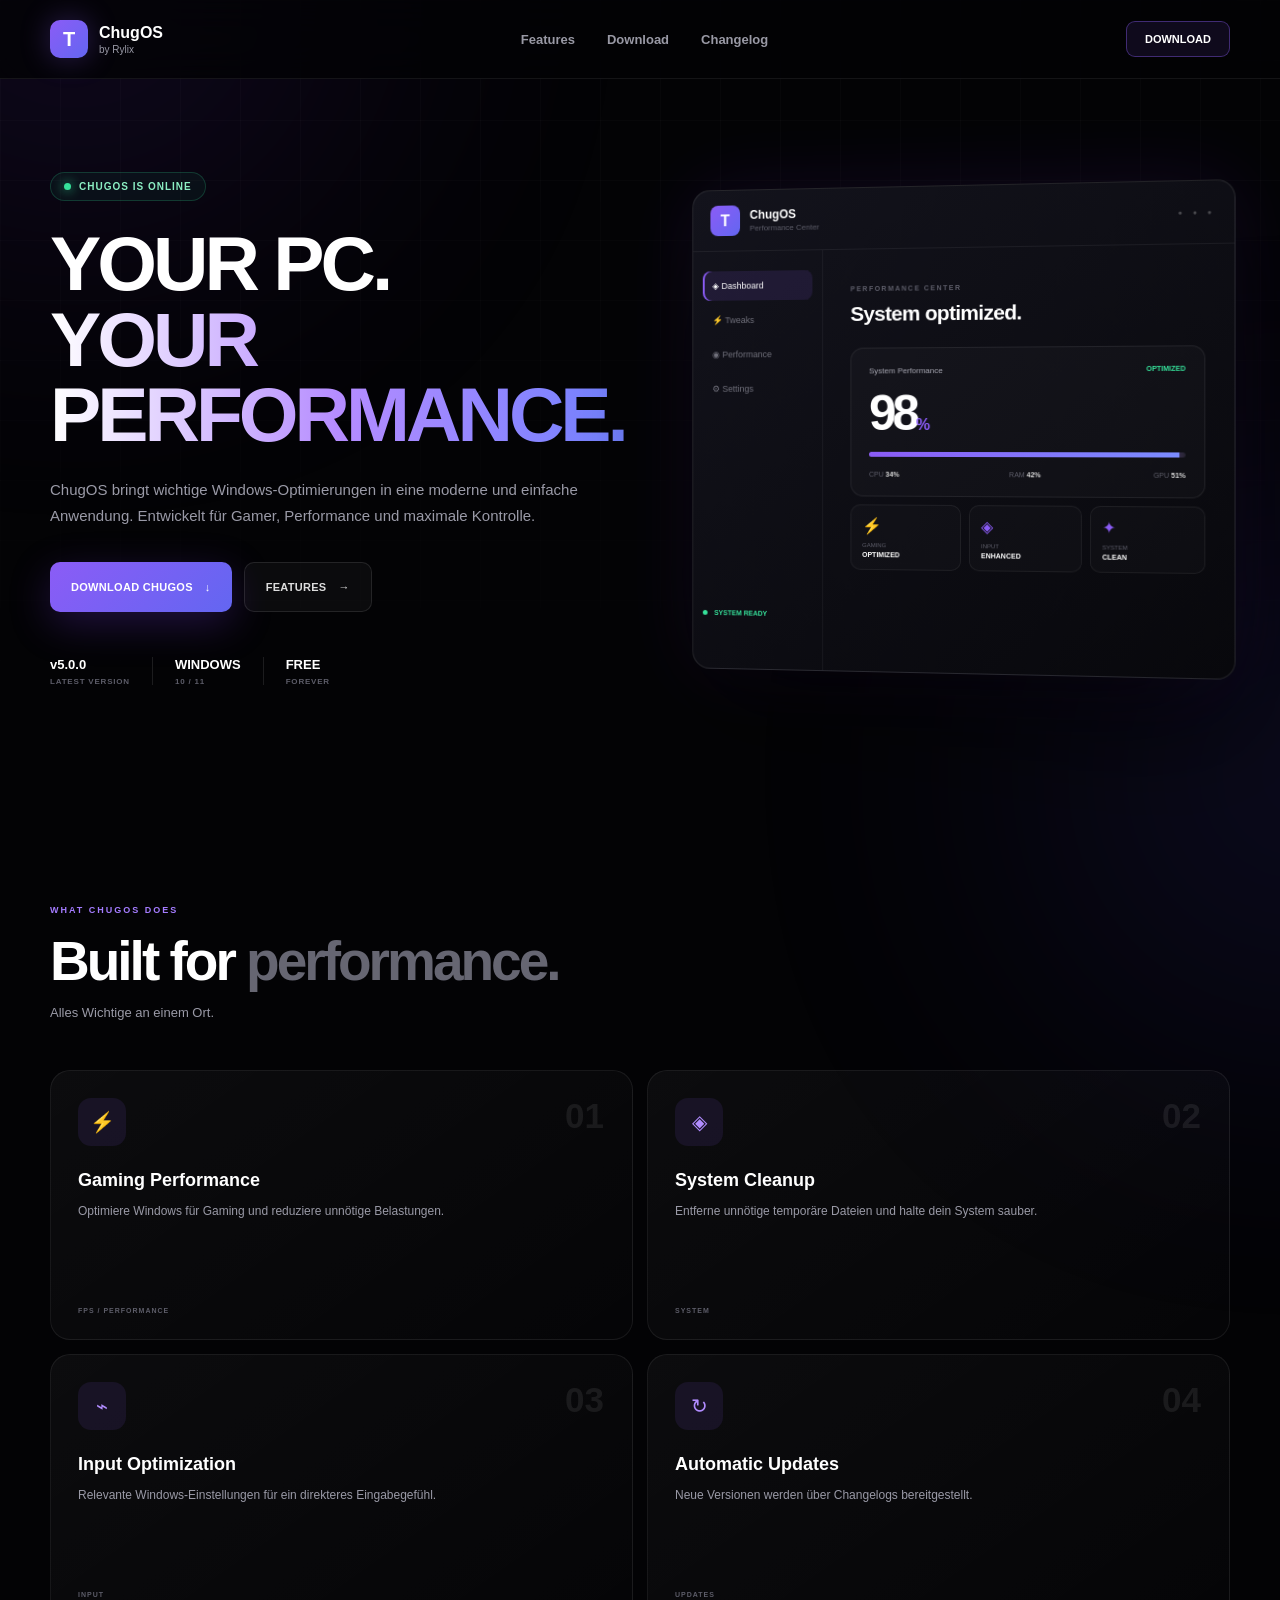
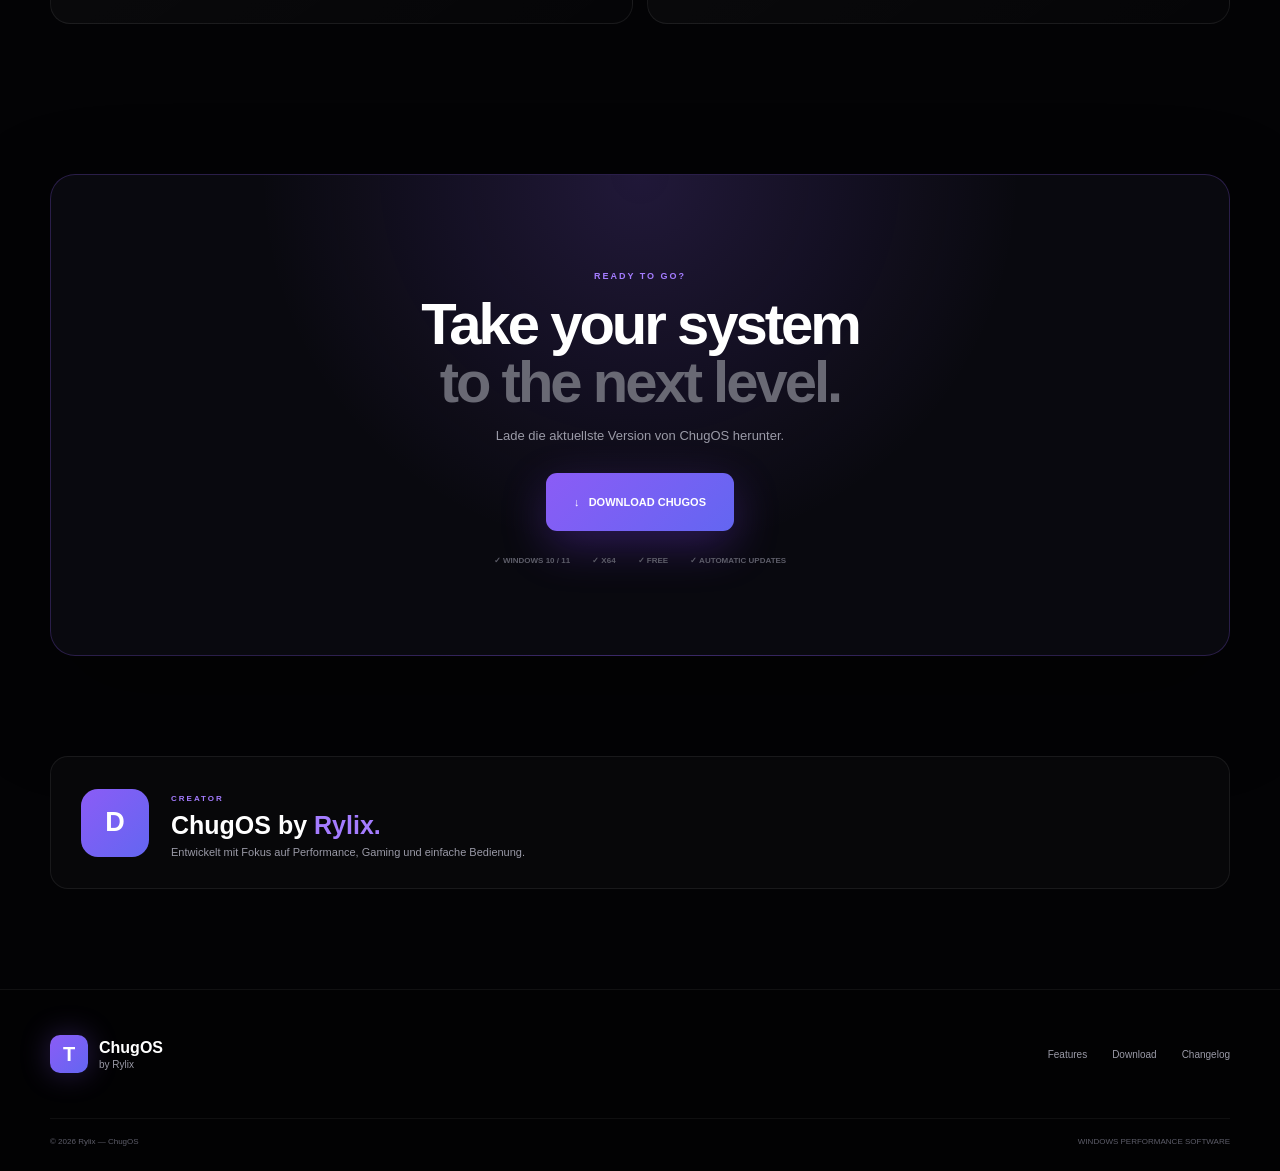
<file: index.html>
<!DOCTYPE html>
<html lang="de">
<head>
    <meta charset="UTF-8">
    <meta name="viewport" content="width=device-width, initial-scale=1.0">

    <title>ChugOS — Performance Redefined</title>

    <meta
        name="description"
        content="ChugOS by Rylix — Windows Performance & Gaming Optimization."
    >

    <link rel="stylesheet" href="styles.css">
</head>

<body>

<div class="bg"></div>
<div class="orb orb1"></div>
<div class="orb orb2"></div>

<header>
    <div class="nav">

        <a href="index.html" class="brand">
            <div class="brand-icon">T</div>

            <div>
                <b>ChugOS</b>
                <small>by Rylix</small>
            </div>
        </a>

        <nav>
            <a href="#features">Features</a>
            <a href="#download">Download</a>
            <a href="https://lucassde87.github.io/TweakOS/changelog.html">Changelog</a>
        </nav>

        <a href="#download" class="nav-button">
            DOWNLOAD
        </a>

    </div>
</header>


<main>

<section class="hero">

    <div class="hero-left">

        <div class="badge">
            <span></span>
            CHUGOS IS ONLINE
        </div>

        <h1>
            YOUR PC.
            <strong>YOUR PERFORMANCE.</strong>
        </h1>

        <p>
            ChugOS bringt wichtige Windows-Optimierungen
            in eine moderne und einfache Anwendung.
            Entwickelt für Gamer, Performance und maximale Kontrolle.
        </p>

        <div class="buttons">

            <a href="#download" class="button primary">
                DOWNLOAD CHUGOS
                <span>↓</span>
            </a>

            <a href="#features" class="button secondary">
                FEATURES
                <span>→</span>
            </a>

        </div>

        <div class="stats">

            <div>
                <b id="version">v5.0.0</b>
                <small>LATEST VERSION</small>
            </div>

            <i></i>

            <div>
                <b>WINDOWS</b>
                <small>10 / 11</small>
            </div>

            <i></i>

            <div>
                <b>FREE</b>
                <small>FOREVER</small>
            </div>

        </div>

    </div>


    <div class="hero-right">

        <div class="app-card">

            <div class="app-header">

                <div class="app-logo">
                    T
                </div>

                <div>
                    <b>ChugOS</b>
                    <small>Performance Center</small>
                </div>

                <div class="dots">
                    ● ● ●
                </div>

            </div>


            <div class="app-content">

                <aside>

                    <div class="side active">
                        ◈ Dashboard
                    </div>

                    <div class="side">
                        ⚡ Tweaks
                    </div>

                    <div class="side">
                        ◉ Performance
                    </div>

                    <div class="side">
                        ⚙ Settings
                    </div>

                    <div class="system">
                        <span></span>
                        SYSTEM READY
                    </div>

                </aside>


                <div class="dashboard">

                    <small class="label">
                        PERFORMANCE CENTER
                    </small>

                    <h2>
                        System optimized.
                    </h2>

                    <div class="performance">

                        <div class="performance-top">
                            <span>System Performance</span>
                            <b>OPTIMIZED</b>
                        </div>

                        <div class="score">
                            98<span>%</span>
                        </div>

                        <div class="bar">
                            <div></div>
                        </div>

                        <div class="numbers">
                            <span>CPU <b>34%</b></span>
                            <span>RAM <b>42%</b></span>
                            <span>GPU <b>51%</b></span>
                        </div>

                    </div>


                    <div class="small-cards">

                        <div>
                            <span>⚡</span>
                            <small>GAMING</small>
                            <b>OPTIMIZED</b>
                        </div>

                        <div>
                            <span>◈</span>
                            <small>INPUT</small>
                            <b>ENHANCED</b>
                        </div>

                        <div>
                            <span>✦</span>
                            <small>SYSTEM</small>
                            <b>CLEAN</b>
                        </div>

                    </div>

                </div>

            </div>

        </div>

    </div>

</section>


<section class="features" id="features">

    <div class="section-title">

        <span>WHAT CHUGOS DOES</span>

        <h2>
            Built for
            <strong>performance.</strong>
        </h2>

        <p>
            Alles Wichtige an einem Ort.
        </p>

    </div>


    <div class="feature-grid">

        <article>

            <div class="feature-icon">⚡</div>

            <small>01</small>

            <h3>Gaming Performance</h3>

            <p>
                Optimiere Windows für Gaming
                und reduziere unnötige Belastungen.
            </p>

            <label>FPS / PERFORMANCE</label>

        </article>


        <article>

            <div class="feature-icon">◈</div>

            <small>02</small>

            <h3>System Cleanup</h3>

            <p>
                Entferne unnötige temporäre Dateien
                und halte dein System sauber.
            </p>

            <label>SYSTEM</label>

        </article>


        <article>

            <div class="feature-icon">⌁</div>

            <small>03</small>

            <h3>Input Optimization</h3>

            <p>
                Relevante Windows-Einstellungen
                für ein direkteres Eingabegefühl.
            </p>

            <label>INPUT</label>

        </article>


        <article>

            <div class="feature-icon">↻</div>

            <small>04</small>

            <h3>Automatic Updates</h3>

            <p>
                Neue Versionen werden über Changelogs
                bereitgestellt.
            </p>

            <label>UPDATES</label>

        </article>

    </div>

</section>


<section class="download" id="download">

    <div class="download-inner">

        <span>READY TO GO?</span>

        <h2>
            Take your system
            <strong>to the next level.</strong>
        </h2>

        <p>
            Lade die aktuellste Version von ChugOS herunter.
        </p>

        <a
            id="downloadButton"
            "https://api.github.com/repos/lucassde87/TweakOS/releases/latest";
            class="download-button"
            target="_blank"
        >
            ↓ &nbsp; DOWNLOAD CHUGOS
        </a>

        <div class="download-info">
            <span>✓ WINDOWS 10 / 11</span>
            <span>✓ X64</span>
            <span>✓ FREE</span>
            <span>✓ AUTOMATIC UPDATES</span>
        </div>

    </div>

</section>


<section class="creator">

    <div class="creator-icon">
        D
    </div>

    <div>
        <span>CREATOR</span>

        <h2>
            ChugOS by <strong>Rylix.</strong>
        </h2>

        <p>
            Entwickelt mit Fokus auf Performance,
            Gaming und einfache Bedienung.
        </p>
    </div>

</section>

</main>


<footer>

    <div class="footer-top">

        <div class="brand">
            <div class="brand-icon">T</div>

            <div>
                <b>ChugOS</b>
                <small>by Rylix</small>
            </div>
        </div>

        <div class="footer-links">
            <a href="#features">Features</a>
            <a href="#download">Download</a>
            <a href="https://lucassde87.github.io/TweakOS/changelog.html">Changelog</a>
        </div>

    </div>

    <div class="footer-bottom">
        <span>© 2026 Rylix — ChugOS</span>
        <span>WINDOWS PERFORMANCE SOFTWARE</span>
    </div>

</footer>


<script>

const API =
"https://api.github.com/repos/lucassde87/TweakOS/releases/latest";

async function loadRelease() {

    try {

        const response = await fetch(API);

        if (!response.ok)
            throw new Error("GitHub API error");

        const release = await response.json();

        const version =
            release.tag_name || "v5.0.0";

        document.getElementById("version")
            .textContent = version;


        const asset =
            release.assets?.find(
                file =>
                file.name === "ChugOS.exe"
            );


        if (asset) {

            const button =
                document.getElementById("downloadButton");

            button.href =
                asset.browser_download_url;

            button.target =
                "_blank";

        }

    } catch (error) {

        console.log(
            "Release konnte nicht geladen werden.",
            error
        );

    }

}

loadRelease();

</script>

</body>
</html>
</file>
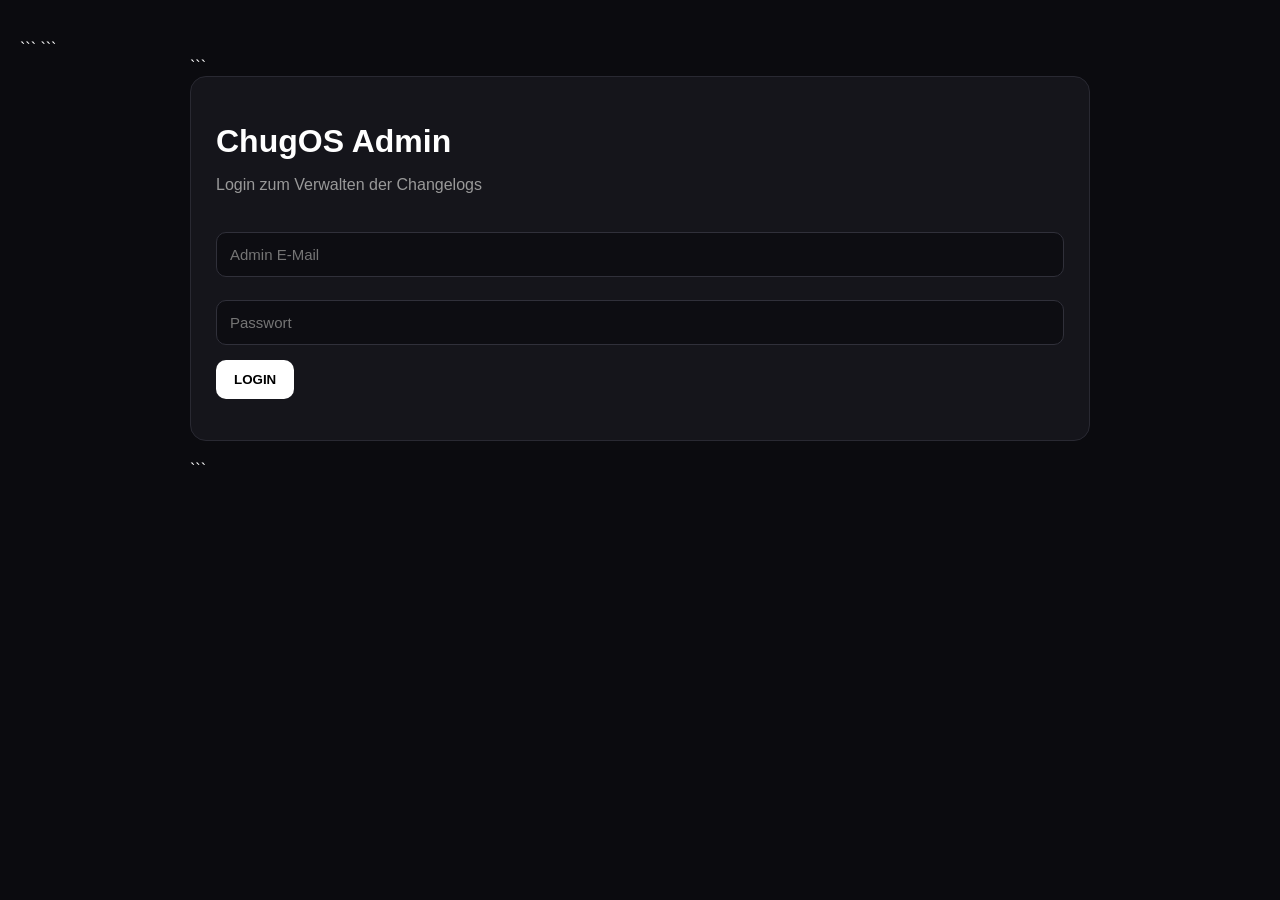
<file: admin.html>
<!DOCTYPE html>

<html lang="de">
<head>
    <meta charset="UTF-8">
    <meta name="viewport" content="width=device-width, initial-scale=1.0">

```
<title>ChugOS Admin</title>

<style>
    * {
        box-sizing: border-box;
    }

    body {
        margin: 0;
        min-height: 100vh;
        font-family: Arial, sans-serif;
        background: #0b0b0f;
        color: white;
        padding: 40px 20px;
    }

    .container {
        max-width: 900px;
        margin: auto;
    }

    .card {
        background: #15151b;
        border: 1px solid #292932;
        border-radius: 16px;
        padding: 25px;
        margin-bottom: 20px;
    }

    h1 {
        margin-bottom: 5px;
    }

    .subtitle {
        color: #999;
        margin-bottom: 30px;
    }

    input,
    textarea {
        width: 100%;
        background: #0d0d12;
        color: white;
        border: 1px solid #30303a;
        border-radius: 10px;
        padding: 13px;
        margin-top: 8px;
        margin-bottom: 15px;
        font-size: 15px;
    }

    textarea {
        min-height: 180px;
        resize: vertical;
    }

    input[readonly] {
        opacity: 0.8;
        cursor: not-allowed;
    }

    button {
        border: 0;
        border-radius: 10px;
        padding: 12px 18px;
        cursor: pointer;
        font-weight: bold;
        margin-right: 8px;
    }

    .primary {
        background: white;
        color: black;
    }

    .secondary {
        background: #292932;
        color: white;
    }

    .danger {
        background: #d33;
        color: white;
    }

    .hidden {
        display: none;
    }

    .entry {
        border-top: 1px solid #292932;
        padding: 20px 0;
    }

    .entry:first-child {
        border-top: 0;
    }

    .entry h3 {
        margin-bottom: 5px;
    }

    .date {
        color: #888;
        font-size: 13px;
    }

    .changes {
        white-space: pre-line;
        color: #ccc;
        line-height: 1.6;
        margin: 15px 0;
    }

    .actions {
        margin-top: 15px;
    }

    #loginStatus,
    #status {
        color: #aaa;
        margin-top: 15px;
    }

    .versionInfo {
        color: #777;
        font-size: 13px;
        margin-top: -5px;
        margin-bottom: 15px;
    }
</style>
```

</head>

<body>

<div class="container">

```
<!-- LOGIN -->

<div id="loginPage">

    <div class="card">

        <h1>ChugOS Admin</h1>

        <p class="subtitle">
            Login zum Verwalten der Changelogs
        </p>

        <input
            id="email"
            type="email"
            placeholder="Admin E-Mail"
        >

        <input
            id="password"
            type="password"
            placeholder="Passwort"
        >

        <button
            id="loginButton"
            class="primary"
            type="button"
        >
            LOGIN
        </button>

        <p id="loginStatus"></p>

    </div>

</div>


<!-- ADMIN -->

<div id="adminPage" class="hidden">

    <div class="card">

        <h1>ChugOS Admin</h1>

        <p class="subtitle">
            Changelogs verwalten
        </p>

        <button
            id="logoutButton"
            class="secondary"
            type="button"
        >
            LOGOUT
        </button>

    </div>


    <!-- CHANGELOG FORMULAR -->

    <div class="card">

        <h2 id="formTitle">
            Neuer Changelog
        </h2>

        <label>
            Version
        </label>

        <input
            id="version"
            placeholder="Version wird geladen..."
            readonly
        >

        <div class="versionInfo">
            Wird automatisch aus version.txt geladen.
        </div>

        <label>
            Datum
        </label>

        <input
            id="date"
            type="date"
        >

        <label>
            Änderungen
        </label>

        <textarea
            id="changes"
            placeholder="Änderungen&#10;&#10;• Bugfix&#10;• Neue Funktion&#10;• Verbesserungen"
        ></textarea>

        <button
            id="saveButton"
            class="primary"
            type="button"
        >
            SPEICHERN
        </button>

        <button
            id="cancelButton"
            class="secondary hidden"
            type="button"
        >
            ABBRECHEN
        </button>

        <p id="status"></p>

    </div>


    <!-- CHANGELOG LISTE -->

    <div class="card">

        <h2>
            Vorhandene Changelogs
        </h2>

        <div id="entries">
            Lade Changelogs...
        </div>

    </div>

</div>
```

</div>

<script>

const SUPABASE_URL =
"https://bnrawlkikbqkvdtkaauz.supabase.co";

const SUPABASE_KEY =
"sb_publishable_VwtyXd-NuH_G4iwqb6WpqQ_BYZNlv2B";

const VERSION_URL =
"https://raw.githubusercontent.com/lucassde87/TweakOS/main/version.txt";

let accessToken = null;
let editingId = null;


// ==========================================
// VERSION LADEN
// ==========================================

async function loadVersion() {

    const versionInput =
        document.getElementById("version");

    try {

        versionInput.value =
            "Version wird geladen...";


        const response = await fetch(
            VERSION_URL +
            "?t=" +
            Date.now()
        );


        if (!response.ok) {

            throw new Error(
                "version.txt konnte nicht geladen werden."
            );
        }


        let version =
            (await response.text()).trim();


        if (!version) {

            throw new Error(
                "version.txt ist leer."
            );
        }


        if (!version.startsWith("v")) {
            version = "v" + version;
        }


        versionInput.value =
            version;

    }

    catch (error) {

        versionInput.value =
            "Version konnte nicht geladen werden.";

        document
            .getElementById("status")
            .textContent =
            "Fehler bei version.txt: " +
            error.message;
    }

}


// ==========================================
// LOGIN
// ==========================================

async function adminLogin() {

    const email =
        document.getElementById("email").value.trim();

    const password =
        document.getElementById("password").value;

    const status =
        document.getElementById("loginStatus");


    if (!email || !password) {

        status.textContent =
            "Bitte E-Mail und Passwort eingeben.";

        return;
    }


    status.textContent =
        "Login...";


    try {

        const response = await fetch(
            SUPABASE_URL +
            "/auth/v1/token?grant_type=password",

            {
                method: "POST",

                headers: {
                    "Content-Type":
                        "application/json",

                    "apikey":
                        SUPABASE_KEY
                },

                body: JSON.stringify({
                    email: email,
                    password: password
                })
            }
        );


        const data =
            await response.json();


        if (!response.ok) {

            throw new Error(
                data.error_description ||
                data.msg ||
                data.message ||
                "Login fehlgeschlagen."
            );
        }


        accessToken =
            data.access_token;


        document
            .getElementById("loginPage")
            .classList.add("hidden");


        document
            .getElementById("adminPage")
            .classList.remove("hidden");


        status.textContent =
            "";


        // Version und Datum laden

        loadVersion();

        setToday();

        loadChangelogs();

    }

    catch (error) {

        status.textContent =
            "Login fehlgeschlagen: " +
            error.message;

    }

}


// ==========================================
// HEUTIGES DATUM
// ==========================================

function setToday() {

    const dateInput =
        document.getElementById("date");


    if (!dateInput.value) {

        dateInput.value =
            new Date()
                .toISOString()
                .split("T")[0];

    }

}


// ==========================================
// LOGOUT
// ==========================================

function logout() {

    accessToken = null;
    editingId = null;


    document
        .getElementById("adminPage")
        .classList.add("hidden");


    document
        .getElementById("loginPage")
        .classList.remove("hidden");


    document
        .getElementById("email")
        .value = "";


    document
        .getElementById("password")
        .value = "";

}


// ==========================================
// CHANGELOG SPEICHERN
// ==========================================

async function saveChangelog() {

    const version =
        document
            .getElementById("version")
            .value
            .trim();


    const date =
        document
            .getElementById("date")
            .value;


    const changes =
        document
            .getElementById("changes")
            .value
            .trim();


    const status =
        document.getElementById("status");


    if (
        !version ||
        version.includes("konnte nicht geladen")
    ) {

        status.textContent =
            "Version konnte nicht geladen werden.";

        return;
    }


    if (!changes) {

        status.textContent =
            "Bitte Änderungen eingeben.";

        return;
    }


    status.textContent =
        editingId
            ? "Änderung wird gespeichert..."
            : "Speichere...";


    try {

        let response;


        if (editingId) {

            response = await fetch(

                SUPABASE_URL +
                "/rest/v1/changelogs?id=eq." +
                encodeURIComponent(editingId),

                {
                    method: "PATCH",

                    headers: {

                        "Content-Type":
                            "application/json",

                        "apikey":
                            SUPABASE_KEY,

                        "Authorization":
                            "Bearer " +
                            accessToken,

                        "Prefer":
                            "return=minimal"
                    },

                    body: JSON.stringify({

                        version:
                            version,

                        date:
                            date ||
                            new Date()
                                .toISOString()
                                .split("T")[0],

                        changes:
                            changes
                    })
                }
            );

        }

        else {

            response = await fetch(

                SUPABASE_URL +
                "/rest/v1/changelogs",

                {
                    method: "POST",

                    headers: {

                        "Content-Type":
                            "application/json",

                        "apikey":
                            SUPABASE_KEY,

                        "Authorization":
                            "Bearer " +
                            accessToken,

                        "Prefer":
                            "return=minimal"
                    },

                    body: JSON.stringify({

                        version:
                            version,

                        date:
                            date ||
                            new Date()
                                .toISOString()
                                .split("T")[0],

                        changes:
                            changes
                    })
                }
            );

        }


        if (!response.ok) {

            const error =
                await response.text();

            throw new Error(error);
        }


        status.textContent =
            editingId
                ? "✓ Changelog geändert."
                : "✓ Changelog gespeichert.";


        cancelEdit();

        loadChangelogs();

    }

    catch (error) {

        status.textContent =
            "Fehler: " +
            error.message;
    }

}


// ==========================================
// CHANGELOGS LADEN
// ==========================================

async function loadChangelogs() {

    const container =
        document.getElementById("entries");


    try {

        const response = await fetch(

            SUPABASE_URL +
            "/rest/v1/changelogs?select=*&order=date.desc",

            {
                headers: {

                    "apikey":
                        SUPABASE_KEY,

                    "Authorization":
                        "Bearer " +
                        accessToken
                }
            }
        );


        const data =
            await response.json();


        if (!response.ok) {

            throw new Error(
                JSON.stringify(data)
            );
        }


        if (!data.length) {

            container.innerHTML =
                "<p>Noch keine Changelogs.</p>";

            return;
        }


        container.innerHTML =

            data.map(entry => `

                <div class="entry">

                    <h3>
                        ${escapeHtml(entry.version)}
                    </h3>

                    <div class="date">
                        ${escapeHtml(entry.date)}
                    </div>

                    <div class="changes">
                        ${escapeHtml(entry.changes)}
                    </div>

                    <div class="actions">

                        <button
                            class="primary editButton"
                            data-id="${entry.id}"
                            type="button"
                        >
                            BEARBEITEN
                        </button>

                        <button
                            class="danger deleteButton"
                            data-id="${entry.id}"
                            type="button"
                        >
                            LÖSCHEN
                        </button>

                    </div>

                </div>

            `).join("");


        document
            .querySelectorAll(".editButton")
            .forEach(button => {

                button.addEventListener(
                    "click",
                    function() {

                        editChangelog(
                            this.dataset.id
                        );

                    }
                );

            });


        document
            .querySelectorAll(".deleteButton")
            .forEach(button => {

                button.addEventListener(
                    "click",
                    function() {

                        deleteChangelog(
                            this.dataset.id
                        );

                    }
                );

            });

    }

    catch (error) {

        container.innerHTML =
            "Fehler beim Laden: " +
            error.message;

    }

}


// ==========================================
// CHANGELOG BEARBEITEN
// ==========================================

async function editChangelog(id) {

    try {

        const response = await fetch(

            SUPABASE_URL +
            "/rest/v1/changelogs?id=eq." +
            encodeURIComponent(id) +
            "&select=*",

            {
                headers: {

                    "apikey":
                        SUPABASE_KEY,

                    "Authorization":
                        "Bearer " +
                        accessToken
                }
            }
        );


        const data =
            await response.json();


        if (
            !response.ok ||
            !data.length
        ) {

            throw new Error(
                "Changelog konnte nicht geladen werden."
            );
        }


        const entry =
            data[0];


        editingId =
            entry.id;


        document
            .getElementById("version")
            .value =
            entry.version || "";


        document
            .getElementById("date")
            .value =
            entry.date || "";


        document
            .getElementById("changes")
            .value =
            entry.changes || "";


        document
            .getElementById("formTitle")
            .textContent =
            "Changelog bearbeiten";


        document
            .getElementById("cancelButton")
            .classList.remove("hidden");


        document
            .getElementById("status")
            .textContent =
            "Bearbeite " +
            entry.version;


        window.scrollTo({

            top: 0,

            behavior: "smooth"

        });

    }

    catch (error) {

        document
            .getElementById("status")
            .textContent =
            "Fehler: " +
            error.message;

    }

}


// ==========================================
// BEARBEITEN ABBRECHEN
// ==========================================

function cancelEdit() {

    editingId = null;


    document
        .getElementById("formTitle")
        .textContent =
        "Neuer Changelog";


    document
        .getElementById("version")
        .value = "";


    document
        .getElementById("date")
        .value = "";


    document
        .getElementById("changes")
        .value = "";


    document
        .getElementById("cancelButton")
        .classList.add("hidden");


    // Neue Version erneut laden

    loadVersion();

    setToday();

}


// ==========================================
// CHANGELOG LÖSCHEN
// ==========================================

async function deleteChangelog(id) {

    if (
        !confirm(
            "Diesen Changelog wirklich löschen?"
        )
    ) {

        return;

    }


    const status =
        document.getElementById("status");


    status.textContent =
        "Lösche...";


    try {

        const response = await fetch(

            SUPABASE_URL +
            "/rest/v1/changelogs?id=eq." +
            encodeURIComponent(id),

            {
                method: "DELETE",

                headers: {

                    "apikey":
                        SUPABASE_KEY,

                    "Authorization":
                        "Bearer " +
                        accessToken,

                    "Prefer":
                        "return=minimal"
                }
            }
        );


        if (!response.ok) {

            const error =
                await response.text();

            throw new Error(error);

        }


        status.textContent =
            "✓ Changelog gelöscht.";


        loadChangelogs();

    }

    catch (error) {

        status.textContent =
            "Fehler: " +
            error.message;

    }

}


// ==========================================
// HTML SICHER MACHEN
// ==========================================

function escapeHtml(text) {

    return String(text)

        .replaceAll(
            "&",
            "&amp;"
        )

        .replaceAll(
            "<",
            "&lt;"
        )

        .replaceAll(
            ">",
            "&gt;"
        )

        .replaceAll(
            '"',
            "&quot;"
        )

        .replaceAll(
            "'",
            "&#039;"
        );

}


// ==========================================
// BUTTONS VERBINDEN
// ==========================================

document
    .getElementById("loginButton")
    .addEventListener(
        "click",
        adminLogin
    );


document
    .getElementById("logoutButton")
    .addEventListener(
        "click",
        logout
    );


document
    .getElementById("saveButton")
    .addEventListener(
        "click",
        saveChangelog
    );


document
    .getElementById("cancelButton")
    .addEventListener(
        "click",
        cancelEdit
    );

</script>

</body>
</html>
</file>
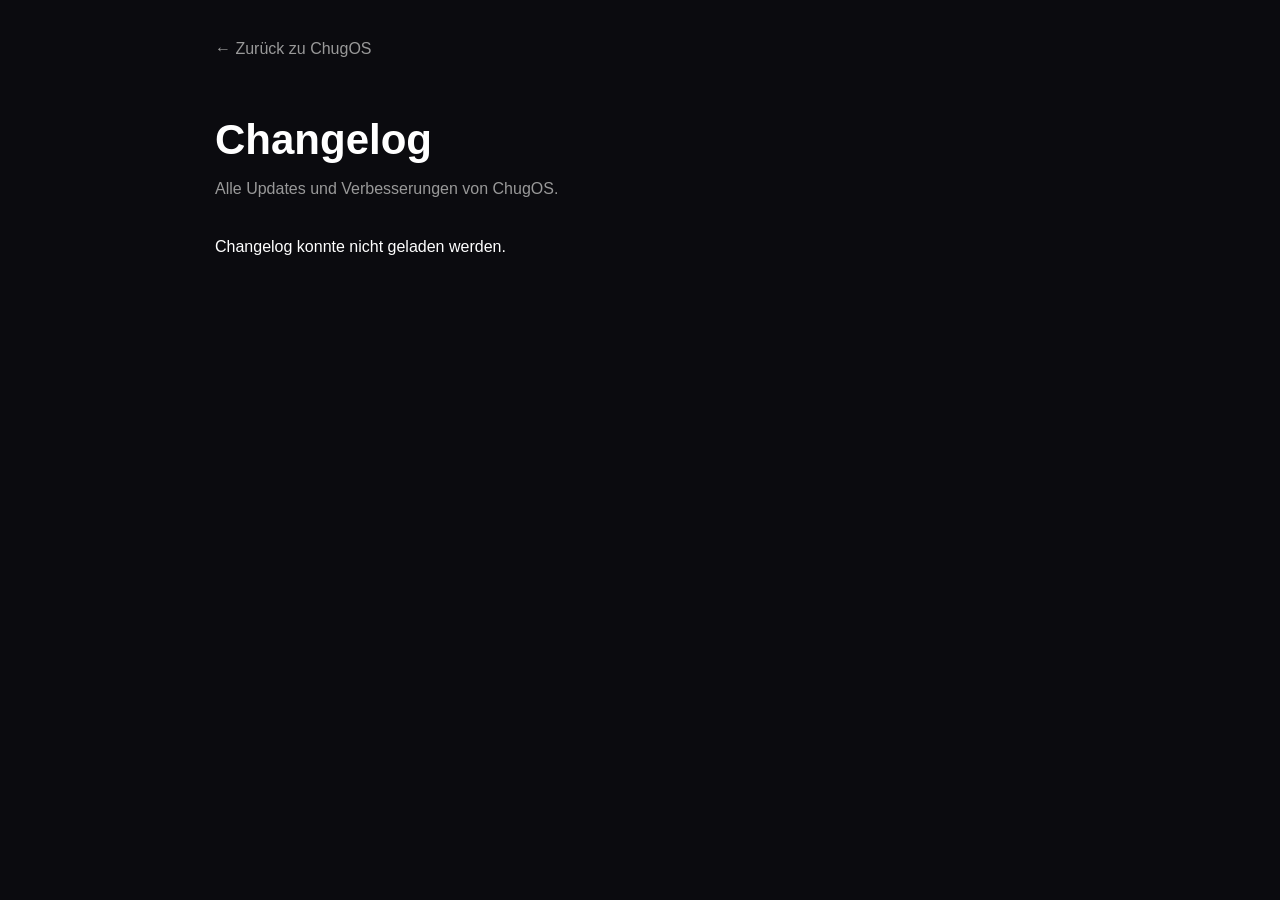
<file: changelog.html>
<!DOCTYPE html>
<html lang="de">
<head>
    <meta charset="UTF-8">
    <meta name="viewport" content="width=device-width, initial-scale=1.0">

    <title>ChugOS — Changelog</title>

    <style>
        * {
            box-sizing: border-box;
        }

        body {
            margin: 0;
            min-height: 100vh;
            font-family: Arial, sans-serif;
            background: #0b0b0f;
            color: white;
            padding: 40px 20px;
        }

        .container {
            max-width: 850px;
            margin: auto;
        }

        a {
            color: white;
            text-decoration: none;
        }

        .back {
            display: inline-block;
            margin-bottom: 30px;
            color: #999;
        }

        h1 {
            font-size: 42px;
            margin-bottom: 5px;
        }

        .subtitle {
            color: #999;
            margin-bottom: 40px;
        }

        .release {
            background: #15151b;
            border: 1px solid #292932;
            border-radius: 16px;
            padding: 25px;
            margin-bottom: 20px;
        }

        .release h2 {
            margin: 0 0 5px;
        }

        .date {
            color: #888;
            font-size: 14px;
            margin-bottom: 20px;
        }

        .changes {
            white-space: pre-line;
            color: #ccc;
            line-height: 1.7;
        }

        .loading {
            color: #888;
        }
    </style>
</head>

<body>

<div class="container">

    <a href="index.html" class="back">
        ← Zurück zu ChugOS
    </a>

    <h1>Changelog</h1>

    <p class="subtitle">
        Alle Updates und Verbesserungen von ChugOS.
    </p>

    <div id="changelog">
        <p class="loading">
            Changelogs werden geladen...
        </p>
    </div>

</div>


<script>

const SUPABASE_URL =
"https://bnrawlkikbqkvdtkaauz.supabase.co";

const SUPABASE_KEY =
"sb_publishable_VwtyXd-NuH_G4iwqb6WpqQ_BYZNlv2B";


async function loadChangelogs() {

    const container =
        document.getElementById("changelog");

    try {

        const response = await fetch(
            SUPABASE_URL +
            "/rest/v1/changelogs?select=*&order=date.desc",
            {
                headers: {
                    "apikey": SUPABASE_KEY
                }
            }
        );

        const data =
            await response.json();

        if (!response.ok) {
            throw new Error(
                JSON.stringify(data)
            );
        }

        if (!data.length) {

            container.innerHTML =
                "<p>Noch keine Changelogs vorhanden.</p>";

            return;
        }

        container.innerHTML =
            data.map(entry => `

                <article class="release">

                    <h2>
                        ${escapeHtml(entry.version)}
                    </h2>

                    <div class="date">
                        ${escapeHtml(entry.date)}
                    </div>

                    <div class="changes">
                        ${escapeHtml(entry.changes)}
                    </div>

                </article>

            `).join("");

    } catch (error) {

        container.innerHTML =
            "<p>Changelog konnte nicht geladen werden.</p>";

        console.error(error);
    }
}


function escapeHtml(text) {

    return String(text)
        .replaceAll("&", "&amp;")
        .replaceAll("<", "&lt;")
        .replaceAll(">", "&gt;")
        .replaceAll('"', "&quot;")
        .replaceAll("'", "&#039;");
}


loadChangelogs();

</script>

</body>
</html>
</file>
<file: styles.css>
* {
    box-sizing: border-box;
    margin: 0;
    padding: 0;
}

:root {
    --black: #030305;
    --dark: #08080d;
    --card: #0d0d14;

    --purple: #8b5cf6;
    --purple2: #6d28d9;
    --blue: #6366f1;

    --white: #ffffff;
    --gray: #9a9aa7;
    --gray2: #5d5d69;

    --green: #36e29b;
}

html {
    scroll-behavior: smooth;
}

body {
    background: var(--black);
    color: var(--white);

    font-family:
        Arial,
        Helvetica,
        sans-serif;

    min-height: 100vh;
    overflow-x: hidden;
}

a {
    color: inherit;
    text-decoration: none;
}


/* BACKGROUND */

.bg {
    position: fixed;
    inset: 0;
    z-index: -10;

    background:
        linear-gradient(
            rgba(255,255,255,.025) 1px,
            transparent 1px
        ),
        linear-gradient(
            90deg,
            rgba(255,255,255,.025) 1px,
            transparent 1px
        );

    background-size: 60px 60px;

    mask-image:
        linear-gradient(
            to bottom,
            black,
            transparent 90%
        );
}

.orb {
    position: fixed;

    width: 550px;
    height: 550px;

    border-radius: 50%;

    filter: blur(140px);

    opacity: .12;

    z-index: -5;

    pointer-events: none;
}

.orb1 {
    background: #7c3aed;

    top: -300px;
    left: -200px;
}

.orb2 {
    background: #4f46e5;

    right: -300px;
    top: 500px;
}


/* NAV */

header {
    position: sticky;
    top: 0;

    z-index: 100;

    background:
        rgba(3,3,5,.82);

    backdrop-filter: blur(20px);

    border-bottom:
        1px solid
        rgba(255,255,255,.07);
}

.nav {
    width:
        min(1180px, calc(100% - 40px));

    height: 78px;

    margin: auto;

    display: flex;

    align-items: center;

    justify-content: space-between;
}

.brand {
    display: flex;
    align-items: center;

    gap: 11px;
}

.brand-icon {
    width: 38px;
    height: 38px;

    display: grid;
    place-items: center;

    border-radius: 10px;

    background:
        linear-gradient(
            135deg,
            var(--purple),
            var(--blue)
        );

    font-size: 20px;
    font-weight: 900;

    box-shadow:
        0 0 30px
        rgba(139,92,246,.3);
}

.brand b {
    display: block;

    font-size: 16px;
}

.brand small {
    display: block;

    color: var(--gray);

    font-size: 10px;

    margin-top: 2px;
}

nav {
    display: flex;

    gap: 32px;
}

nav a {
    color: #9999a5;

    font-size: 13px;
    font-weight: 600;

    transition: .2s;
}

nav a:hover {
    color: white;
}

.nav-button {
    padding:
        11px 18px;

    border:
        1px solid
        rgba(139,92,246,.4);

    border-radius: 9px;

    background:
        rgba(139,92,246,.1);

    font-size: 11px;
    font-weight: 800;

    transition: .25s;
}

.nav-button:hover {
    background:
        rgba(139,92,246,.22);

    border-color:
        var(--purple);

    transform:
        translateY(-2px);
}


/* HERO */

.hero {
    width:
        min(1180px, calc(100% - 40px));

    min-height: 700px;

    margin: auto;

    display: grid;

    grid-template-columns:
        1fr 1fr;

    gap: 60px;

    align-items: center;

    padding:
        90px 0;
}

.badge {
    display: inline-flex;

    align-items: center;

    gap: 8px;

    padding:
        8px 13px;

    border-radius: 100px;

    border:
        1px solid
        rgba(54,226,155,.2);

    background:
        rgba(54,226,155,.05);

    color:
        #8cefc4;

    font-size: 10px;

    font-weight: 800;

    letter-spacing: 1px;
}

.badge span {
    width: 7px;
    height: 7px;

    border-radius: 50%;

    background:
        var(--green);

    box-shadow:
        0 0 12px
        var(--green);
}

.hero h1 {
    margin-top: 25px;

    font-size:
        clamp(50px, 6vw, 78px);

    line-height: .98;

    letter-spacing: -4px;

    font-weight: 900;
}

.hero h1 strong {
    display: block;

    background:
        linear-gradient(
            90deg,
            #ffffff,
            #b58cff,
            #7181ff
        );

    -webkit-background-clip: text;
    background-clip: text;

    color: transparent;
}

.hero-left > p {
    max-width: 570px;

    margin-top: 25px;

    color: var(--gray);

    font-size: 15px;

    line-height: 1.75;
}

.buttons {
    display: flex;

    gap: 12px;

    flex-wrap: wrap;

    margin-top: 32px;
}

.button {
    min-height: 50px;

    padding:
        0 21px;

    display: inline-flex;

    align-items: center;

    justify-content: center;

    gap: 12px;

    border-radius: 10px;

    font-size: 11px;

    font-weight: 900;

    letter-spacing: .3px;

    transition: .25s;
}

.primary {
    background:
        linear-gradient(
            135deg,
            var(--purple),
            var(--blue)
        );

    box-shadow:
        0 12px 40px
        rgba(124,58,237,.25);
}

.primary:hover {
    transform:
        translateY(-3px);

    box-shadow:
        0 20px 55px
        rgba(124,58,237,.4);
}

.secondary {
    border:
        1px solid
        rgba(255,255,255,.1);

    background:
        rgba(255,255,255,.035);

    color: #ddd;
}

.secondary:hover {
    background:
        rgba(255,255,255,.07);

    transform:
        translateY(-3px);
}

.stats {
    display: flex;

    align-items: center;

    gap: 22px;

    margin-top: 45px;
}

.stats div {
    display: flex;

    flex-direction: column;

    gap: 5px;
}

.stats b {
    font-size: 13px;
}

.stats small {
    color: var(--gray2);

    font-size: 8px;

    font-weight: 800;

    letter-spacing: .8px;
}

.stats i {
    width: 1px;
    height: 28px;

    background:
        rgba(255,255,255,.1);
}


/* APP */

.hero-right {
    position: relative;
}

.app-card {
    overflow: hidden;

    border:
        1px solid
        rgba(255,255,255,.1);

    border-radius: 18px;

    background:
        linear-gradient(
            145deg,
            #13131c,
            #08080c
        );

    box-shadow:
        0 50px 120px
        rgba(0,0,0,.7),
        0 0 80px
        rgba(124,58,237,.12);

    transform:
        perspective(1000px)
        rotateY(-5deg);

    transition: .5s;
}

.app-card:hover {
    transform:
        perspective(1000px)
        rotateY(0deg)
        translateY(-5px);
}

.app-header {
    height: 62px;

    padding:
        0 18px;

    display: flex;

    align-items: center;

    gap: 10px;

    border-bottom:
        1px solid
        rgba(255,255,255,.06);
}

.app-logo {
    width: 31px;
    height: 31px;

    display: grid;
    place-items: center;

    border-radius: 8px;

    background:
        linear-gradient(
            135deg,
            var(--purple),
            var(--blue)
        );

    font-weight: 900;
}

.app-header b {
    display: block;

    font-size: 12px;
}

.app-header small {
    display: block;

    color: var(--gray2);

    font-size: 8px;

    margin-top: 2px;
}

.dots {
    margin-left: auto;

    color:
        rgba(255,255,255,.25);

    font-size: 7px;

    letter-spacing: 4px;
}

.app-content {
    display: flex;

    min-height: 425px;
}

.app-content aside {
    width: 135px;

    padding: 20px 10px;

    border-right:
        1px solid
        rgba(255,255,255,.05);
}

.side {
    padding:
        10px;

    border-radius: 8px;

    color:
        #70707b;

    font-size: 9px;

    margin-bottom: 5px;
}

.side.active {
    color: white;

    background:
        rgba(139,92,246,.12);

    box-shadow:
        inset 2px 0
        var(--purple);
}

.system {
    margin-top: 210px;

    color:
        var(--green);

    font-size: 7px;

    font-weight: 800;
}

.system span {
    display: inline-block;

    width: 5px;
    height: 5px;

    margin-right: 5px;

    border-radius: 50%;

    background:
        var(--green);
}

.dashboard {
    flex: 1;

    padding: 28px;
}

.label {
    color:
        var(--gray2);

    font-size: 7px;

    font-weight: 800;

    letter-spacing: 1.5px;
}

.dashboard h2 {
    margin-top: 7px;

    font-size: 21px;

    letter-spacing: -.7px;
}

.performance {
    margin-top: 22px;

    padding: 18px;

    border:
        1px solid
        rgba(255,255,255,.07);

    border-radius: 13px;

    background:
        rgba(255,255,255,.025);
}

.performance-top {
    display: flex;

    justify-content: space-between;

    color: #aaaab5;

    font-size: 8px;
}

.performance-top b {
    color:
        var(--green);

    font-size: 7px;
}

.score {
    margin-top: 9px;

    font-size: 50px;

    font-weight: 900;

    letter-spacing: -4px;
}

.score span {
    color:
        var(--purple);

    font-size: 16px;

    letter-spacing: 0;
}

.bar {
    height: 5px;

    margin-top: 10px;

    overflow: hidden;

    border-radius: 100px;

    background:
        rgba(255,255,255,.07);
}

.bar div {
    width: 98%;

    height: 100%;

    background:
        linear-gradient(
            90deg,
            var(--purple),
            #7b8cff
        );

    box-shadow:
        0 0 12px
        var(--purple);
}

.numbers {
    display: flex;

    justify-content: space-between;

    margin-top: 14px;

    color:
        var(--gray2);

    font-size: 7px;
}

.numbers b {
    color: #ddd;
}

.small-cards {
    display: grid;

    grid-template-columns:
        repeat(3,1fr);

    gap: 8px;

    margin-top: 8px;
}

.small-cards > div {
    padding: 11px;

    border:
        1px solid
        rgba(255,255,255,.06);

    border-radius: 10px;

    background:
        rgba(255,255,255,.02);
}

.small-cards span {
    display: block;

    color:
        var(--purple);

    margin-bottom: 7px;
}

.small-cards small {
    display: block;

    color:
        var(--gray2);

    font-size: 6px;
}

.small-cards b {
    display: block;

    margin-top: 3px;

    font-size: 7px;
}


/* FEATURES */

.features {
    width:
        min(1180px, calc(100% - 40px));

    margin: auto;

    padding:
        120px 0;
}

.section-title > span {
    color:
        #a47cff;

    font-size: 9px;

    font-weight: 900;

    letter-spacing: 2px;
}

.section-title h2 {
    margin-top: 12px;

    font-size:
        clamp(38px, 5vw, 55px);

    letter-spacing: -3px;
}

.section-title h2 strong {
    color:
        #666672;
}

.section-title p {
    margin-top: 12px;

    color:
        var(--gray);

    font-size: 13px;
}

.feature-grid {
    display: grid;

    grid-template-columns:
        repeat(2,1fr);

    gap: 14px;

    margin-top: 50px;
}

.feature-grid article {
    position: relative;

    min-height: 270px;

    padding: 27px;

    overflow: hidden;

    border:
        1px solid
        rgba(255,255,255,.07);

    border-radius: 20px;

    background:
        linear-gradient(
            145deg,
            rgba(255,255,255,.04),
            rgba(255,255,255,.012)
        );

    transition: .3s;
}

.feature-grid article:hover {
    transform:
        translateY(-6px);

    border-color:
        rgba(139,92,246,.35);

    box-shadow:
        0 25px 70px
        rgba(0,0,0,.35);
}

.feature-icon {
    width: 48px;
    height: 48px;

    display: grid;
    place-items: center;

    border-radius: 13px;

    background:
        rgba(139,92,246,.1);

    color:
        #b18cff;

    font-size: 20px;
}

.feature-grid article > small {
    position: absolute;

    top: 25px;
    right: 28px;

    color:
        rgba(255,255,255,.08);

    font-size: 35px;

    font-weight: 900;
}

.feature-grid h3 {
    margin-top: 24px;

    font-size: 18px;
}

.feature-grid p {
    max-width: 450px;

    margin-top: 10px;

    color:
        var(--gray);

    font-size: 12px;

    line-height: 1.7;
}

.feature-grid label {
    position: absolute;

    left: 27px;
    bottom: 25px;

    color:
        var(--gray2);

    font-size: 7px;

    font-weight: 900;

    letter-spacing: 1px;
}


/* DOWNLOAD */

.download {
    width:
        min(1180px, calc(100% - 40px));

    margin:
        30px auto 100px;

    padding:
        90px 30px;

    text-align: center;

    border:
        1px solid
        rgba(139,92,246,.25);

    border-radius: 25px;

    background:
        radial-gradient(
            circle at 50% 0%,
            rgba(139,92,246,.18),
            transparent 50%
        ),
        #09090f;

    box-shadow:
        0 40px 100px
        rgba(0,0,0,.4);
}

.download-inner > span {
    color:
        #a47cff;

    font-size: 9px;

    font-weight: 900;

    letter-spacing: 2px;
}

.download h2 {
    max-width: 700px;

    margin:
        12px auto 0;

    font-size:
        clamp(38px,5vw,58px);

    line-height: 1;

    letter-spacing: -3px;
}

.download h2 strong {
    display: block;

    color:
        #696974;
}

.download p {
    margin-top: 17px;

    color:
        var(--gray);

    font-size: 13px;
}

.download-button {
    display: inline-flex;

    align-items: center;

    justify-content: center;

    margin-top: 30px;

    min-height: 58px;

    padding:
        0 28px;

    border-radius: 11px;

    background:
        linear-gradient(
            135deg,
            var(--purple),
            var(--blue)
        );

    font-size: 11px;

    font-weight: 900;

    box-shadow:
        0 15px 45px
        rgba(124,58,237,.3);

    transition: .25s;
}

.download-button:hover {
    transform:
        translateY(-3px);

    box-shadow:
        0 22px 60px
        rgba(124,58,237,.45);
}

.download-info {
    display: flex;

    justify-content: center;

    flex-wrap: wrap;

    gap: 22px;

    margin-top: 25px;

    color:
        var(--gray2);

    font-size: 8px;

    font-weight: 800;
}


/* CREATOR */

.creator {
    width:
        min(1180px, calc(100% - 40px));

    margin:
        0 auto 100px;

    padding: 30px;

    display: flex;

    align-items: center;

    gap: 22px;

    border:
        1px solid
        rgba(255,255,255,.07);

    border-radius: 18px;

    background:
        rgba(255,255,255,.02);
}

.creator-icon {
    width: 68px;
    height: 68px;

    display: grid;
    place-items: center;

    flex-shrink: 0;

    border-radius: 17px;

    background:
        linear-gradient(
            135deg,
            var(--purple),
            var(--blue)
        );

    font-size: 27px;

    font-weight: 900;
}

.creator span {
    color:
        #a47cff;

    font-size: 8px;

    font-weight: 900;

    letter-spacing: 2px;
}

.creator h2 {
    margin-top: 6px;

    font-size: 25px;
}

.creator h2 strong {
    color:
        #a47cff;
}

.creator p {
    margin-top: 6px;

    color:
        var(--gray);

    font-size: 11px;
}


/* FOOTER */

footer {
    border-top:
        1px solid
        rgba(255,255,255,.06);

    background:
        #020203;
}

.footer-top {
    width:
        min(1180px, calc(100% - 40px));

    margin: auto;

    padding:
        45px 0;

    display: flex;

    justify-content: space-between;

    align-items: center;
}

.footer-links {
    display: flex;

    gap: 25px;
}

.footer-links a {
    color:
        var(--gray);

    font-size: 10px;
}

.footer-links a:hover {
    color: white;
}

.footer-bottom {
    width:
        min(1180px, calc(100% - 40px));

    margin: auto;

    padding:
        18px 0 25px;

    display: flex;

    justify-content: space-between;

    color:
        var(--gray2);

    font-size: 8px;

    border-top:
        1px solid
        rgba(255,255,255,.05);
}


/* MOBILE */

@media(max-width:900px) {

    nav {
        display: none;
    }

    .hero {
        grid-template-columns: 1fr;

        padding-top: 65px;
    }

    .hero-left {
        text-align: center;
    }

    .badge {
        margin: auto;
    }

    .hero-left > p {
        margin-left: auto;
        margin-right: auto;
    }

    .buttons {
        justify-content: center;
    }

    .stats {
        justify-content: center;
    }

    .hero-right {
        max-width: 700px;

        width: 100%;

        margin: auto;
    }

    .app-card {
        transform: none;
    }
}


@media(max-width:650px) {

    .nav {
        width:
            calc(100% - 28px);
    }

    .nav-button {
        display: none;
    }

    .hero,
    .features,
    .download,
    .creator {
        width:
            calc(100% - 28px);
    }

    .hero h1 {
        font-size: 46px;

        letter-spacing: -3px;
    }

    .stats {
        gap: 13px;
    }

    .stats i {
        display: none;
    }

    .app-content aside {
        display: none;
    }

    .dashboard {
        width: 100%;
    }

    .small-cards {
        grid-template-columns: 1fr;
    }

    .feature-grid {
        grid-template-columns: 1fr;
    }

    .download {
        padding:
            70px 20px;
    }

    .creator {
        align-items: flex-start;
    }

    .footer-top,
    .footer-bottom {
        width:
            calc(100% - 28px);
    }

    .footer-top {
        flex-direction: column;

        align-items: flex-start;
    }

    .footer-bottom {
        flex-direction: column;

        gap: 8px;
    }
}


@media(max-width:430px) {

    .hero h1 {
        font-size: 39px;
    }

    .buttons {
        flex-direction: column;
    }

    .button {
        width: 100%;
    }

    .download-button {
        width: 100%;
    }
}
</file>
